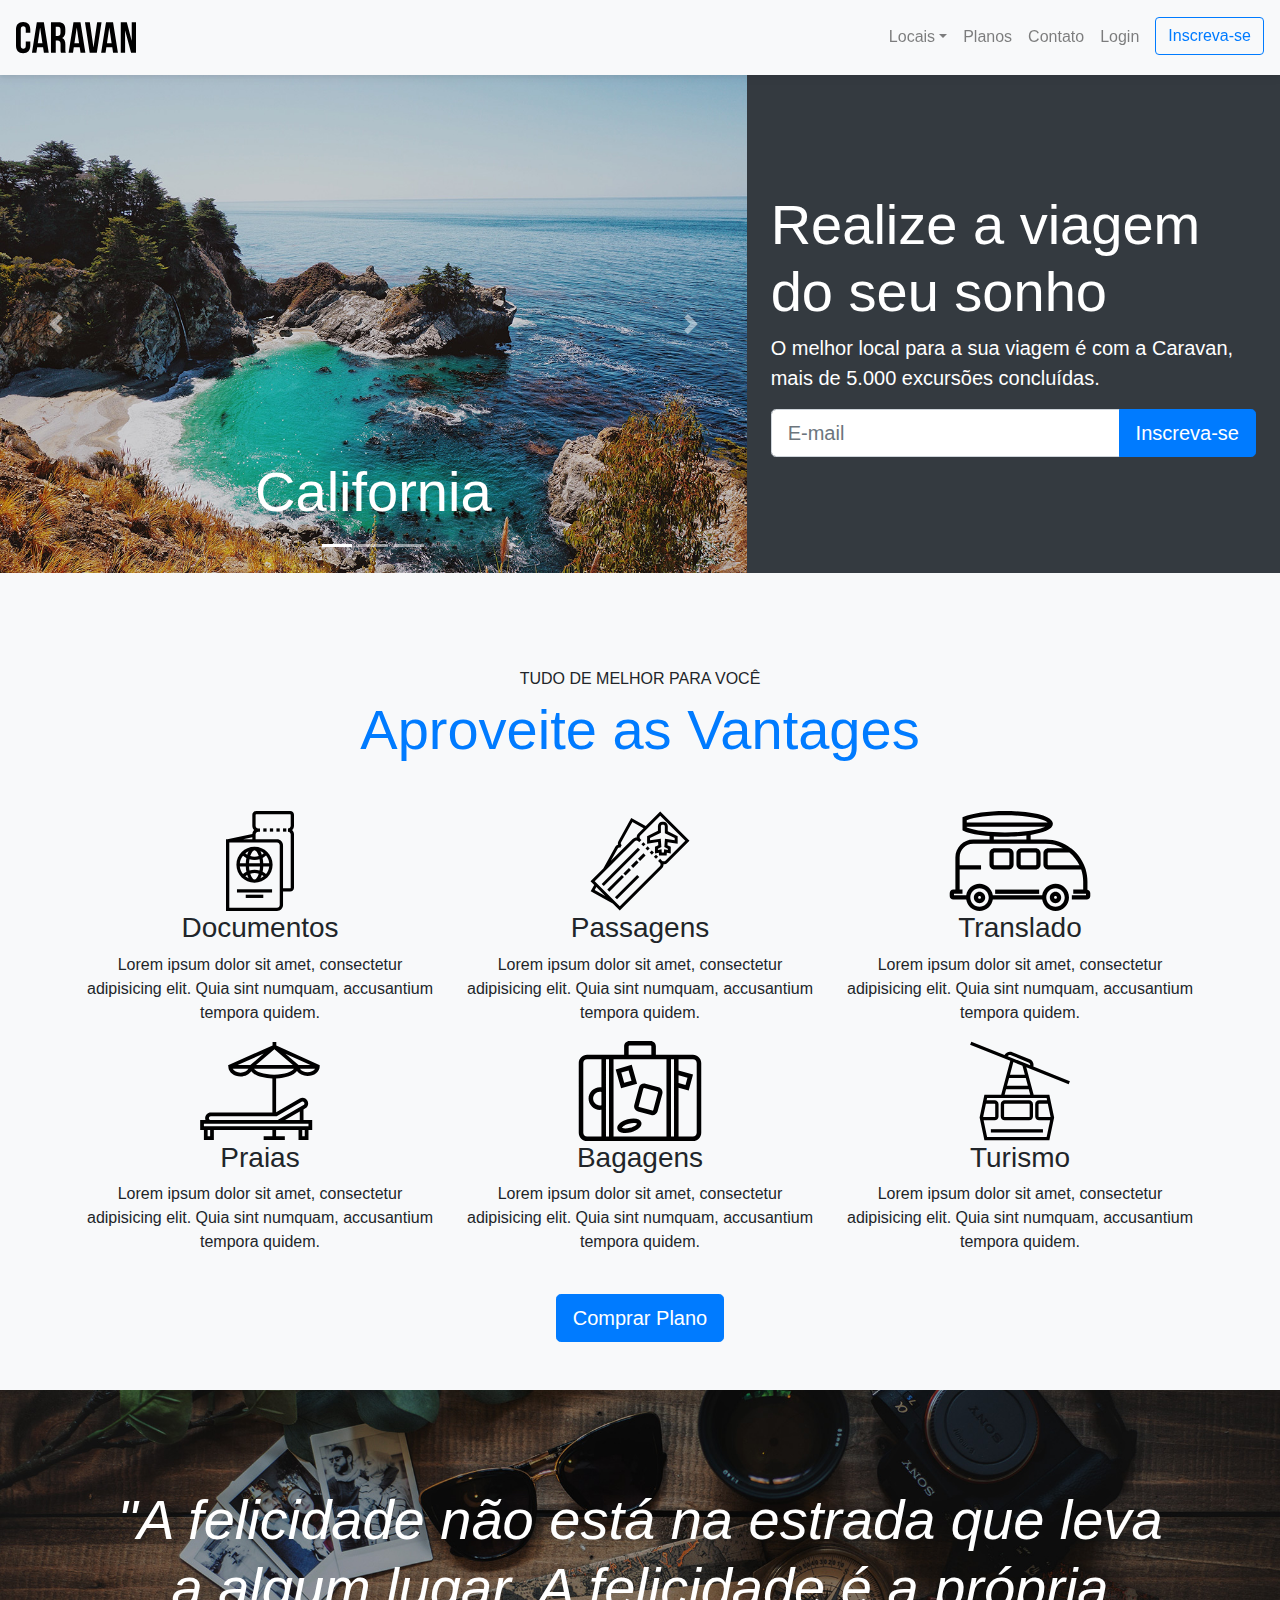
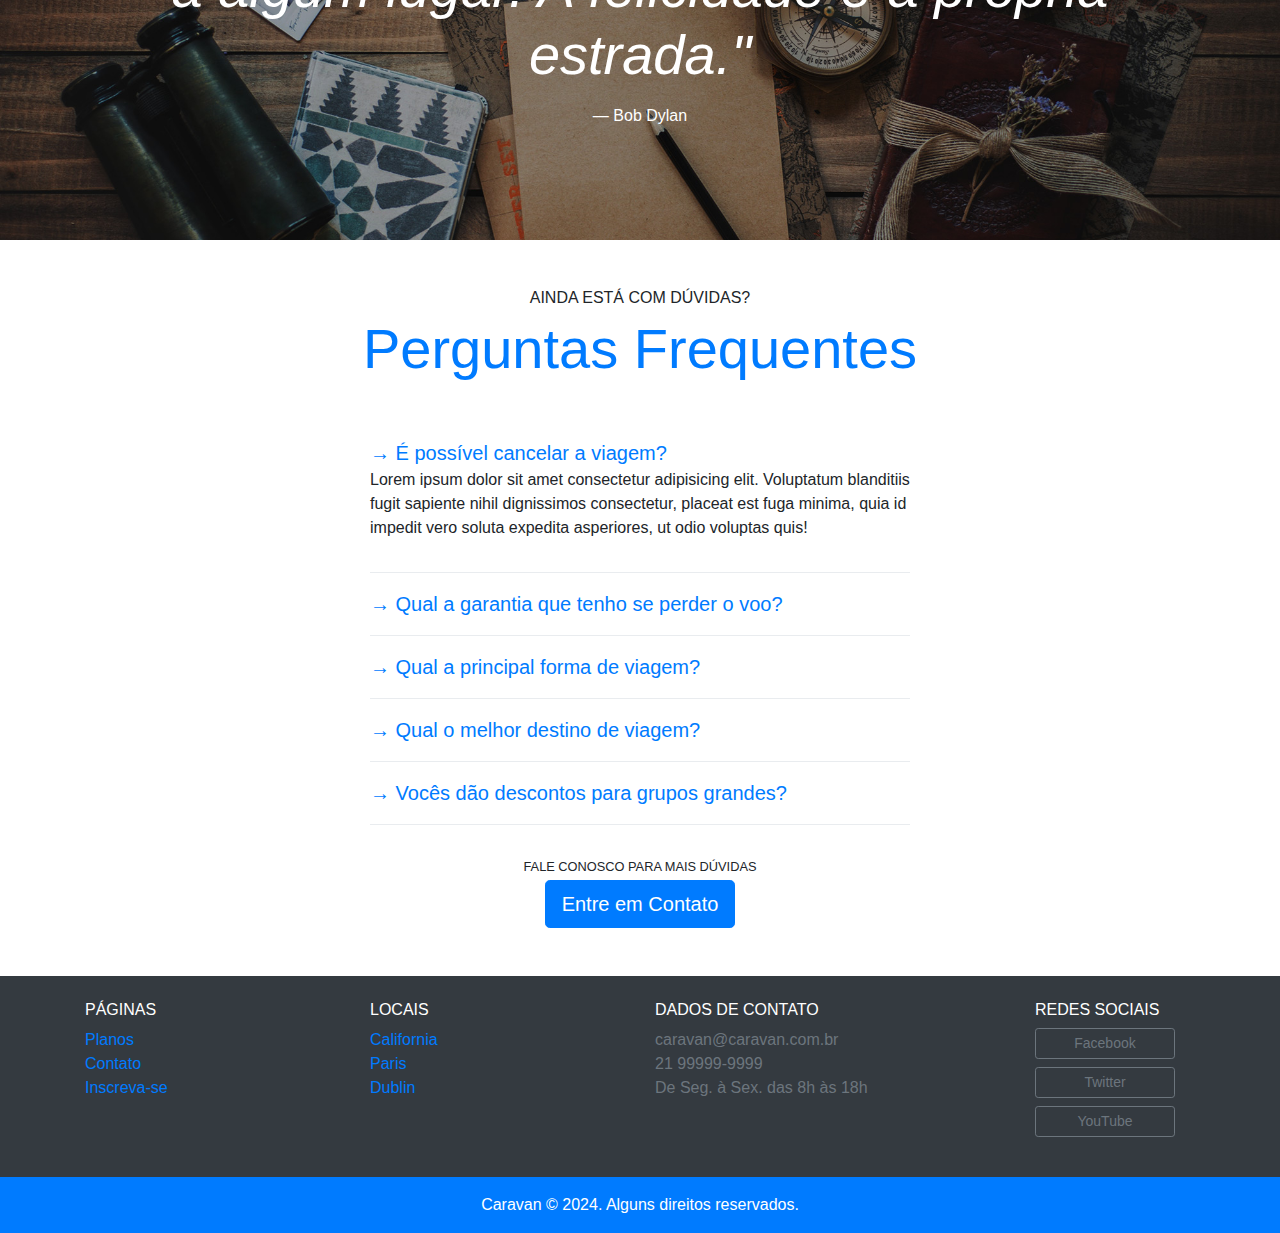
<file: index.html>
<!DOCTYPE html>
<html lang="pt-br">
  <head>
    <meta charset="UTF-8">
    <meta name="viewport" content="width=device-width, initial-scale=1.0, shrink-to-fit=no">
    <link rel="stylesheet" href="./css/bootstrap.css">
    <link rel="stylesheet" href="./css/style.css">
    <title>Caravan</title>
  </head>
  <body>
    <!-- Modal -->
    <div class="modal fade" id="modalLogin" tabindex="-1" aria-labelledby="modalLoginLabel" aria-hidden="true">
      <!-- Dialog -->
      <div class="modal-dialog">
        <div class="modal-content">
          <!-- Modal Header -->
          <div class="modal-header">
            <h5 class="modal-title" id="modalLoginLabel">Entre na sua Conta</h5>

            <button type="button" class="close" data-dismiss="modal" aria-label="Close">
              <span aria-hidden="true">&times;</span>
            </button>
          </div>

          <!-- Modal Body -->
          <div class="modal-body">
            <form action="">
              <div class="form-group">
                <label for="emailInput">E-mail</label>
                <input type="email" class="form-control" id="emailInput" aria-label="E-mail">
              </div>

              <div class="form-group">
                <label for="passwordInput">Senha</label>
                <input type="password" class="form-control" id="passwordInput">
              </div>

              <button type="submit" class="btn btn-primary">Entrar na Conta</button>
              <small class="form-text text-muted">Esqueceu a senha? <a href="#">Clique aqui</a>.</small>
            </form>
          </div>
        </div>
      </div>
    </div>
    <!-- Modal Close -->

    <!-- Nav -->
    <nav class="navbar navbar-expand-md navbar-light bg-light fixed-top py-3 box-shadow">
      <!-- Brand logo -->
      <a href="index.html" class="navbar-brand">
        <img src="./img/caravan.svg" alt="Caravan">
      </a>

      <!-- Toggler -->
      <button class="navbar-toggler" type="button" data-toggle="collapse" data-target="#navbarSupportedContent" aria-controls="navbarSupportedContent" aria-expanded="false" aria-label="Toggle navigation">
        <span class="navbar-toggler-icon"></span>
      </button>

      <div class="collapse navbar-collapse" id="navbarSupportedContent">
        <ul class="navbar-nav ml-auto">
          <!-- Dropdown -->
          <li class="nav-item dropdown">
            <a class="nav-link dropdown-toggle" href="#" id="dropdownMenuLink" role="button" data-toggle="dropdown" aria-haspopup="true" aria-expanded="false"">Locais</a>

            <div class="dropdown-menu" aria-labelledby="dropdownMenuLink">
              <a class="dropdown-item" href="local.html">California</a>
              <a class="dropdown-item" href="local.html">Paris</a>
              <a class="dropdown-item" href="local.html">Dublin</a>
            </div>
          </li>

          <li class="nav-item">
            <a href="planos.html" class="nav-link">Planos</a>
          </li>

          <li class="nav-item">
            <a href="contato.html" class="nav-link">Contato</a>
          </li>

          <li class="nav-item">
            <a href="#" class="nav-link" data-toggle="modal" data-target="#modalLogin">Login</a>
          </li>

          <!-- Subscribe button -->
          <li class="nav-item">
            <a href="inscricao.html" class="btn btn-outline-primary ml-md-2">Inscreva-se</a>
          </li>
        </ul>
      </div>
    </nav>
    <!-- Nav End -->

    <section class="container-fluid">
      <div class="row bg-dark text-white">
        <!-- Carousel -->
        <div class="col-lg-7 p-0">
          <div id="carouselCidades" class="carousel slide" data-ride="carousel">
            <!-- Indicators -->
            <ol class="carousel-indicators">
              <li data-target="#carouselCidades" data-slide-to="0" class="active"></li>
              <li data-target="#carouselCidades" data-slide-to="1"></li>
              <li data-target="#carouselCidades" data-slide-to="2"></li>
            </ol>

            <!-- Content -->
            <div class="carousel-inner">
              <div class="carousel-item active">
                <img class="d-block w-100" src="./img/california.jpg" alt="California">
                <div class="carousel-caption">
                  <h3 class="display-4">California</h3>
                </div>
              </div>
              <div class="carousel-item">
                <img class="d-block w-100" src="./img/paris.jpg" alt="Paris">
                <div class="carousel-caption">
                  <h3 class="display-4">Paris</h3>
                </div>
              </div>
              <div class="carousel-item">
                <img class="d-block w-100" src="./img/dublin.jpg" alt="Dublin">
                <div class="carousel-caption">
                  <h3 class="display-4">Dublin</h3>
                </div>
              </div>
            </div>

            <!-- Buttons -->
            <a class="carousel-control-prev" href="#carouselCidades" role="button" data-slide="prev">
              <span class="carousel-control-prev-icon" aria-hidden="true"></span>
              <span class="sr-only">Anterior</span>
            </a>
            <a class="carousel-control-next" href="#carouselCidades" role="button" data-slide="next">
              <span class="carousel-control-next-icon" aria-hidden="true"></span>
              <span class="sr-only">Próximo</span>
            </a>
          </div>          
        </div>

        <!-- Text with form -->
        <div class="col-lg-5 p-4 align-self-center">
          <h1 class="display-4">Realize a viagem do seu sonho</h1>

          <p class="lead">O melhor local para a sua viagem é com a Caravan, mais de 5.000 excursões concluídas.</p>

          <form action="">
            <div class="input-group input-group-lg">
              <input type="text" class="form-control" placeholder="E-mail" aria-label="E-mail" aria-describedby="basic-addon2">

              <div class="input-group-append">
                <button class="btn btn-primary" type="button">Inscreva-se</button>
              </div>
            </div>
          </form>
        </div>
      </div>
    </section>

    <section class="py-5 bg-light text-center">
      <div class="container">
        <!-- Title -->
        <div class="my-5">
          <span class="h6 d-block">TUDO DE MELHOR PARA VOCÊ</span>
          <h2 class="display-4 text-primary">Aproveite as Vantages</h2>
        </div>

        <!-- Topics -->
        <div class="row">
          <div class="col-xl-4 col-md-6">
            <div style="height: 100px;" class="d-flex justify-content-center">
              <img src="./img/icones/passaporte.svg" alt="Passaporte">
            </div>
            <h3>Documentos</h3>
            <p>Lorem ipsum dolor sit amet, consectetur adipisicing elit. Quia sint numquam, accusantium tempora quidem.</p>
          </div>

          <div class="col-xl-4 col-md-6">
            <div style="height: 100px;" class="d-flex justify-content-center">
              <img src="./img/icones/passagens.svg" alt="Passagens">
            </div>
            <h3>Passagens</h3>
            <p>Lorem ipsum dolor sit amet, consectetur adipisicing elit. Quia sint numquam, accusantium tempora quidem.</p>
          </div>

          <div class="col-xl-4 col-md-6">
            <div style="height: 100px;" class="d-flex justify-content-center">
              <img src="./img/icones/translado.svg" alt="Translado">
            </div>
            <h3>Translado</h3>
            <p>Lorem ipsum dolor sit amet, consectetur adipisicing elit. Quia sint numquam, accusantium tempora quidem.</p>
          </div>

          <div class="col-xl-4 col-md-6">
            <div style="height: 100px;" class="d-flex justify-content-center">
              <img src="./img/icones/praias.svg" alt="Praias">
            </div>
            <h3>Praias</h3>
            <p>Lorem ipsum dolor sit amet, consectetur adipisicing elit. Quia sint numquam, accusantium tempora quidem.</p>
          </div>

          <div class="col-xl-4 col-md-6">
            <div style="height: 100px;" class="d-flex justify-content-center">
              <img src="./img/icones/bagagens.svg" alt="Bagagens">
            </div>
            <h3>Bagagens</h3>
            <p>Lorem ipsum dolor sit amet, consectetur adipisicing elit. Quia sint numquam, accusantium tempora quidem.</p>
          </div>

          <div class="col-xl-4 col-md-6">
            <div style="height: 100px;" class="d-flex justify-content-center">
              <img src="./img/icones/turismo.svg" alt="Turismo">
            </div>
            <h3>Turismo</h3>
            <p>Lorem ipsum dolor sit amet, consectetur adipisicing elit. Quia sint numquam, accusantium tempora quidem.</p>
          </div>
        </div>

        <a href="planos.html" class="btn btn-primary btn-lg mt-4">Comprar Plano</a>
      </div>
    </section>

    <!-- Quote -->
    <section id="home-quote" class="p-md-5">
      <blockquote class="blockquote text-center text-white p-md-5 p-3">
        <p class="display-4"><em>"A felicidade não está na estrada que leva a algum lugar. A felicidade é a própria estrada."</em></p>
        <footer class="blockquote-footer text-white">Bob Dylan</footer>
      </blockquote>
    </section>

    <section class="container">
      <!-- Title -->
      <div class="my-5 text-center">
        <span class="h6 d-block">AINDA ESTÁ COM DÚVIDAS?</span>
        <h2 class="display-4 text-primary">Perguntas Frequentes</h2>
      </div>

      <!-- Collapse Accordion -->
      <div class="row justify-content-center">
        <div class="col-md-6" id="perguntasFrequentes" data-children=".pergunta">
          <!-- Items -->
          <div class="pergunta py-2">
            <a class="lead" data-toggle="collapse" href="#pergunta1" aria-expanded="true" aria-controls="pergunta1">
              → É possível cancelar a viagem?
            </a>
            <div id="pergunta1" class="collapse show" data-parent="#perguntasFrequentes" role="tabpanel">
              <p>Lorem ipsum dolor sit amet consectetur adipisicing elit. Voluptatum blanditiis fugit sapiente nihil dignissimos consectetur, placeat est fuga minima, quia id impedit vero soluta expedita asperiores, ut odio voluptas quis!</p>
            </div>
          </div>

          <div class="dropdown-divider"></div>

          <div class="pergunta py-2">
            <a class="lead" data-toggle="collapse" href="#pergunta2" aria-expanded="true" aria-controls="pergunta2">
              → Qual a garantia que tenho se perder o voo?
            </a>
            <div id="pergunta2" class="collapse" data-parent="#perguntasFrequentes" role="tabpanel">
              <p>Lorem ipsum dolor sit amet consectetur adipisicing elit. Voluptatum blanditiis fugit sapiente nihil dignissimos consectetur, placeat est fuga minima, quia id impedit vero soluta expedita asperiores, ut odio voluptas quis!</p>
            </div>
          </div>

          <div class="dropdown-divider"></div>

          <div class="pergunta py-2">
            <a class="lead" data-toggle="collapse" href="#pergunta3" aria-expanded="true" aria-controls="pergunta3">
              → Qual a principal forma de viagem?
            </a>
            <div id="pergunta3" class="collapse" data-parent="#perguntasFrequentes" role="tabpanel">
              <p>Lorem ipsum dolor sit amet consectetur adipisicing elit. Voluptatum blanditiis fugit sapiente nihil dignissimos consectetur, placeat est fuga minima, quia id impedit vero soluta expedita asperiores, ut odio voluptas quis!</p>
            </div>
          </div>

          <div class="dropdown-divider"></div>

          <div class="pergunta py-2">
            <a class="lead" data-toggle="collapse" href="#pergunta4" aria-expanded="true" aria-controls="pergunta4">
              → Qual o melhor destino de viagem?
            </a>
            <div id="pergunta4" class="collapse" data-parent="#perguntasFrequentes" role="tabpanel">
              <p>Lorem ipsum dolor sit amet consectetur adipisicing elit. Voluptatum blanditiis fugit sapiente nihil dignissimos consectetur, placeat est fuga minima, quia id impedit vero soluta expedita asperiores, ut odio voluptas quis!</p>
            </div>
          </div>

          <div class="dropdown-divider"></div>

          <div class="pergunta py-2">
            <a class="lead" data-toggle="collapse" href="#pergunta5" aria-expanded="true" aria-controls="pergunta5">
              → Vocês dão descontos para grupos grandes?
            </a>
            <div id="pergunta5" class="collapse" data-parent="#perguntasFrequentes" role="tabpanel">
              <p>Lorem ipsum dolor sit amet consectetur adipisicing elit. Voluptatum blanditiis fugit sapiente nihil dignissimos consectetur, placeat est fuga minima, quia id impedit vero soluta expedita asperiores, ut odio voluptas quis!</p>
            </div>
          </div>

          <div class="dropdown-divider"></div>
        </div>
      </div>

      <div class="text-center my-4">
        <p class="small m-1">FALE CONOSCO PARA MAIS DÚVIDAS</p>
        <a class="btn btn-primary btn-lg display-4" href="contato.html">Entre em Contato</a>
      </div>
    </section>

    <!-- Footer -->
    <footer class="bg-dark text-white mt-5">
      <div class="container py-4">
        <div class="row">
          <div class="col-md-3 col-6">
            <h4 class="h6">PÁGINAS</h4>
            <ul class="list-unstyled">
              <li><a href="planos.html">Planos</a></li>
              <li><a href="contato.html">Contato</a></li>
              <li><a href="inscricao.html">Inscreva-se</a></li>
            </ul>
          </div>

          <div class="col-md-3 col-6">
            <h4 class="h6">LOCAIS</h4>
            <ul class="list-unstyled">
              <li><a href="local.html">California</a></li>
              <li><a href="local.html">Paris</a></li>
              <li><a href="local.html">Dublin</a></li>
            </ul>
          </div>

          <div class="col-md-4">
            <h4 class="h6">DADOS DE CONTATO</h4>
            <ul class="list-unstyled text-secondary">
              <li>caravan@caravan.com.br</li>
              <li>21 99999-9999</li>
              <li>De Seg. à Sex. das 8h às 18h</li>
            </ul>
          </div>

          <div class="col-md-2">
            <h4 class="h6">REDES SOCIAIS</h4>
            <ul class="list-unstyled">
              <li><a class="btn btn-outline-secondary btn-sm btn-block mb-2" href="#" style="max-width: 140px;">Facebook</a></li>
              <li><a class="btn btn-outline-secondary btn-sm btn-block mb-2" href="#" style="max-width: 140px;">Twitter</a></li>
              <li><a class="btn btn-outline-secondary btn-sm btn-block mb-2" href="#" style="max-width: 140px;">YouTube</a></li>
            </ul>
          </div>
        </div>
      </div>

      <div class="bg-primary py-3 text-center">
        <p class="text-white mb-0">Caravan © 2024. Alguns direitos reservados.</p>
      </div>
    </footer>
    <!-- Footer End -->

    <script type="text/javascript" src="./js/jquery-3.2.1.slim.min.js"></script>
    <script type="text/javascript" src="./js/popper.min.js"></script>
    <script type="text/javascript" src="./js/bootstrap.js"></script>
    <script type="text/javascript" src="./js/app.js"></script>
  </body>
</html>
</file>
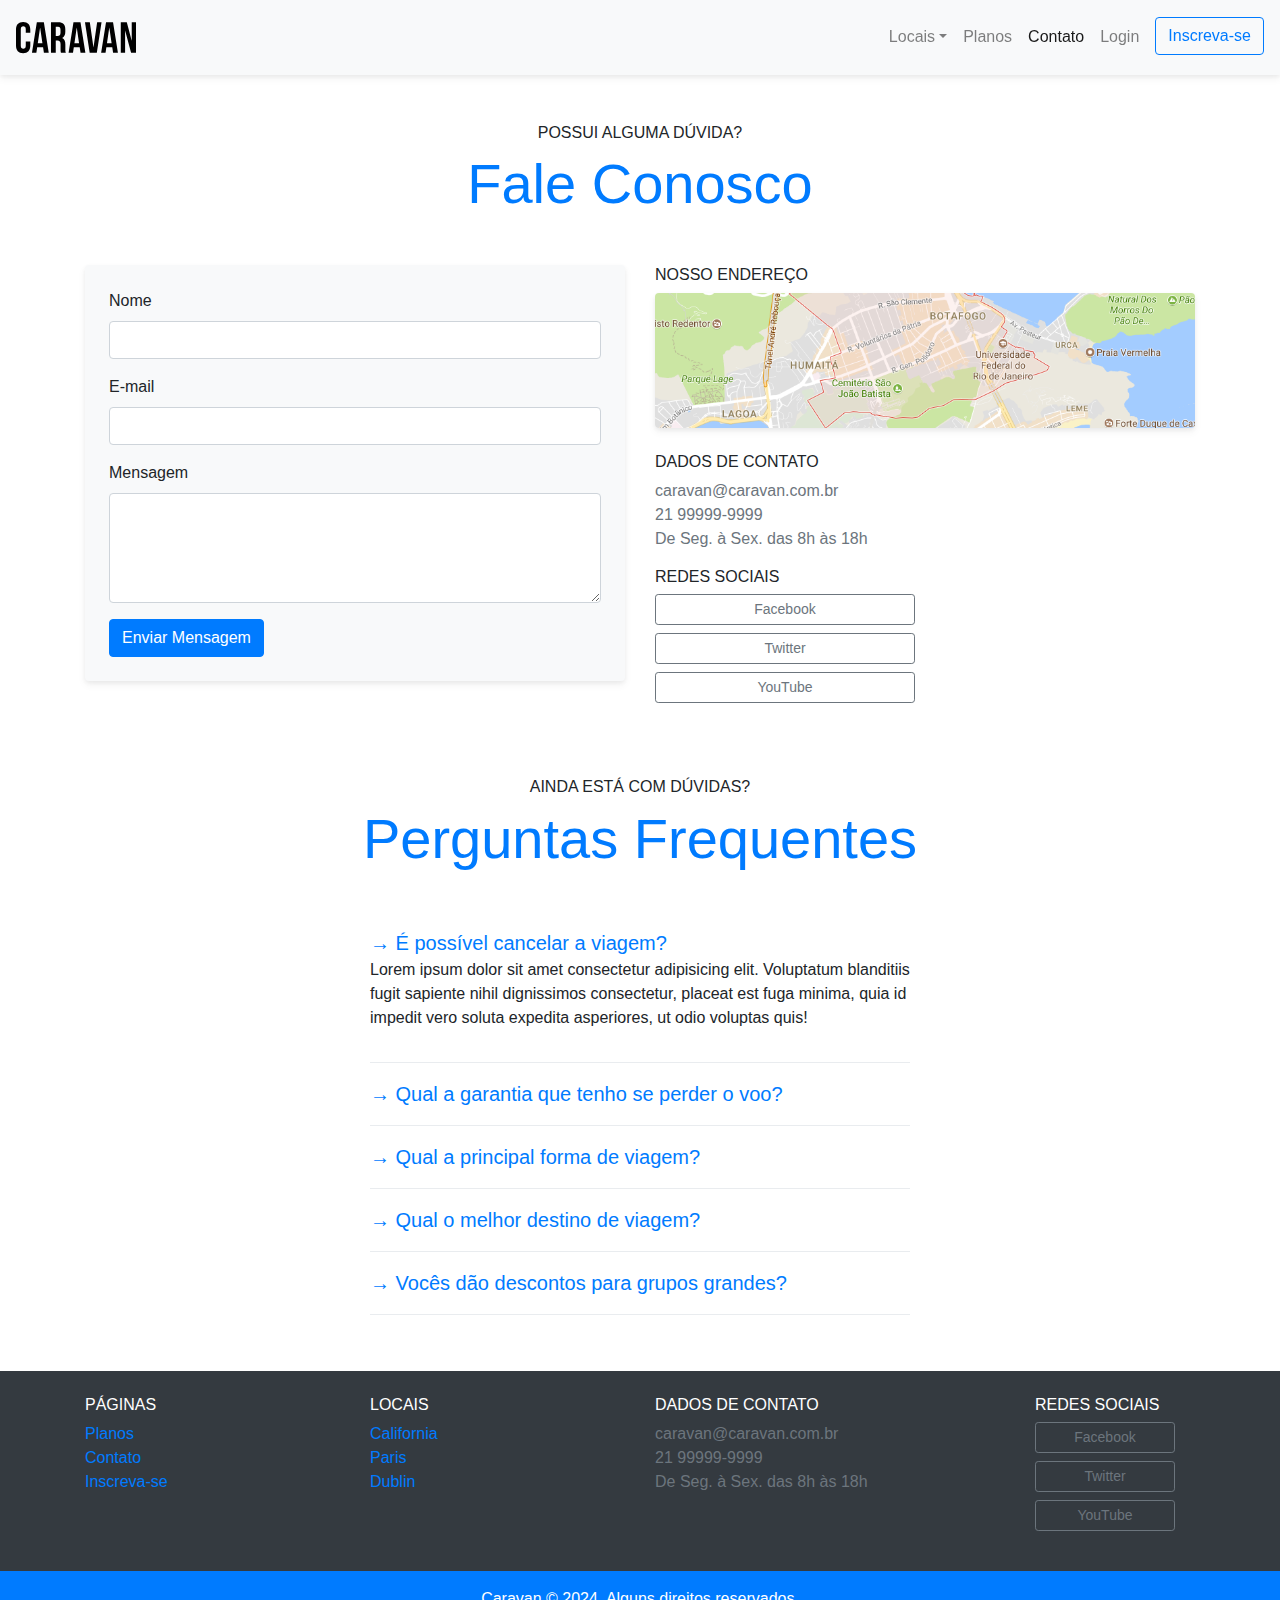
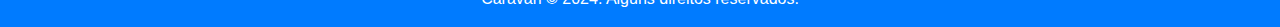
<file: contato.html>
<!DOCTYPE html>
<html lang="pt-br">
  <head>
    <meta charset="UTF-8">
    <meta name="viewport" content="width=device-width, initial-scale=1.0, shrink-to-fit=no">
    <link rel="stylesheet" href="./css/bootstrap.css">
    <link rel="stylesheet" href="./css/style.css">
    <title>Caravan - Contato</title>
  </head>
  <body>
    <!-- Modal -->
    <div class="modal fade" id="modalLogin" tabindex="-1" aria-labelledby="modalLoginLabel" aria-hidden="true">
      <!-- Dialog -->
      <div class="modal-dialog">
        <div class="modal-content">
          <!-- Modal Header -->
          <div class="modal-header">
            <h5 class="modal-title" id="modalLoginLabel">Entre na sua Conta</h5>

            <button type="button" class="close" data-dismiss="modal" aria-label="Close">
              <span aria-hidden="true">&times;</span>
            </button>
          </div>

          <!-- Modal Body -->
          <div class="modal-body">
            <form action="">
              <div class="form-group">
                <label for="emailInput">E-mail</label>
                <input type="email" class="form-control" id="emailInput" aria-label="E-mail">
              </div>

              <div class="form-group">
                <label for="passwordInput">Senha</label>
                <input type="password" class="form-control" id="passwordInput">
              </div>

              <button type="submit" class="btn btn-primary">Entrar na Conta</button>
              <small class="form-text text-muted">Esqueceu a senha? <a href="#">Clique aqui</a>.</small>
            </form>
          </div>
        </div>
      </div>
    </div>
    <!-- Modal Close -->

    <!-- Nav -->
    <nav class="navbar navbar-expand-md navbar-light bg-light fixed-top py-3 box-shadow">
      <!-- Brand logo -->
      <a href="index.html" class="navbar-brand">
        <img src="./img/caravan.svg" alt="Caravan">
      </a>

      <!-- Toggler -->
      <button class="navbar-toggler" type="button" data-toggle="collapse" data-target="#navbarSupportedContent" aria-controls="navbarSupportedContent" aria-expanded="false" aria-label="Toggle navigation">
        <span class="navbar-toggler-icon"></span>
      </button>

      <div class="collapse navbar-collapse" id="navbarSupportedContent">
        <ul class="navbar-nav ml-auto">
          <!-- Dropdown -->
          <li class="nav-item dropdown">
            <a class="nav-link dropdown-toggle" href="#" id="dropdownMenuLink" role="button" data-toggle="dropdown" aria-haspopup="true" aria-expanded="false"">Locais</a>

            <div class="dropdown-menu" aria-labelledby="dropdownMenuLink">
              <a class="dropdown-item" href="local.html">California</a>
              <a class="dropdown-item" href="local.html">Paris</a>
              <a class="dropdown-item" href="local.html">Dublin</a>
            </div>
          </li>

          <li class="nav-item">
            <a href="planos.html" class="nav-link">Planos</a>
          </li>

          <li class="nav-item">
            <a href="contato.html" class="nav-link active">Contato</a>
          </li>

          <li class="nav-item">
            <a href="#" class="nav-link" data-toggle="modal" data-target="#modalLogin">Login</a>
          </li>

          <!-- Subscribe button -->
          <li class="nav-item">
            <a href="inscricao.html" class="btn btn-outline-primary ml-md-2">Inscreva-se</a>
          </li>
        </ul>
      </div>
    </nav>
    <!-- Nav End -->

    <section class="container">
      <!-- Title -->
      <div class="my-5 text-center">
        <span class="h6 d-block">POSSUI ALGUMA DÚVIDA?</span>
        <h1 class="display-4 text-primary">Fale Conosco</h1>
      </div>

      <div class="row">
        <!-- Form -->
        <div class="col-lg mb-5">
          <form class="bg-light rounded p-4 box-shadow">
            <div class="form-group">
              <label for="clienteNome">Nome</label>
              <input type="text" class="form-control" id="clienteNome">
            </div>

            <div class="form-group">
              <label for="clienteEmail">E-mail</label>
              <input type="email" class="form-control" id="clienteEmail">
            </div>

            <div class="form-group">
              <label for="clienteMensagem">Mensagem</label>
              <textarea class="form-control" id="clienteMensagem" rows="4"></textarea>
            </div>

            <a href="#" class="btn btn-primary btn-small">Enviar Mensagem</a>
          </form>
        </div>

        <!-- Contact -->
        <div class="col-lg">
          <h2 class="h6">NOSSO ENDEREÇO</h2>
          <a href="#">
            <img class="img-fluid box-shadow rounded mb-4" src="./img/mapa.png" alt="Endereço da Empresa">
          </a>

          <h2 class="h6">DADOS DE CONTATO</h2>
          <ul class="list-unstyled text-secondary">
            <li>caravan@caravan.com.br</li>
            <li>21 99999-9999</li>
            <li>De Seg. à Sex. das 8h às 18h</li>
          </ul>

          <h2 class="h6">REDES SOCIAIS</h2>
          <ul class="list-unstyled" style="max-width: 260px;">
            <li><a class="btn btn-outline-secondary btn-sm btn-block mb-2" href="#">Facebook</a></li>
            <li><a class="btn btn-outline-secondary btn-sm btn-block mb-2" href="#">Twitter</a></li>
            <li><a class="btn btn-outline-secondary btn-sm btn-block mb-2" href="#">YouTube</a></li>
          </ul>
        </div>
      </div>
    </section>

    <section class="container">
      <!-- Title -->
      <div class="my-5 text-center">
        <span class="h6 d-block">AINDA ESTÁ COM DÚVIDAS?</span>
        <h2 class="display-4 text-primary">Perguntas Frequentes</h2>
      </div>

      <!-- Collapse Accordion -->
      <div class="row justify-content-center">
        <div class="col-md-6" id="perguntasFrequentes" data-children=".pergunta">
          <!-- Items -->
          <div class="pergunta py-2">
            <a class="lead" data-toggle="collapse" href="#pergunta1" aria-expanded="true" aria-controls="pergunta1">
              → É possível cancelar a viagem?
            </a>
            <div id="pergunta1" class="collapse show" data-parent="#perguntasFrequentes" role="tabpanel">
              <p>Lorem ipsum dolor sit amet consectetur adipisicing elit. Voluptatum blanditiis fugit sapiente nihil dignissimos consectetur, placeat est fuga minima, quia id impedit vero soluta expedita asperiores, ut odio voluptas quis!</p>
            </div>
          </div>

          <div class="dropdown-divider"></div>

          <div class="pergunta py-2">
            <a class="lead" data-toggle="collapse" href="#pergunta2" aria-expanded="true" aria-controls="pergunta2">
              → Qual a garantia que tenho se perder o voo?
            </a>
            <div id="pergunta2" class="collapse" data-parent="#perguntasFrequentes" role="tabpanel">
              <p>Lorem ipsum dolor sit amet consectetur adipisicing elit. Voluptatum blanditiis fugit sapiente nihil dignissimos consectetur, placeat est fuga minima, quia id impedit vero soluta expedita asperiores, ut odio voluptas quis!</p>
            </div>
          </div>

          <div class="dropdown-divider"></div>

          <div class="pergunta py-2">
            <a class="lead" data-toggle="collapse" href="#pergunta3" aria-expanded="true" aria-controls="pergunta3">
              → Qual a principal forma de viagem?
            </a>
            <div id="pergunta3" class="collapse" data-parent="#perguntasFrequentes" role="tabpanel">
              <p>Lorem ipsum dolor sit amet consectetur adipisicing elit. Voluptatum blanditiis fugit sapiente nihil dignissimos consectetur, placeat est fuga minima, quia id impedit vero soluta expedita asperiores, ut odio voluptas quis!</p>
            </div>
          </div>

          <div class="dropdown-divider"></div>

          <div class="pergunta py-2">
            <a class="lead" data-toggle="collapse" href="#pergunta4" aria-expanded="true" aria-controls="pergunta4">
              → Qual o melhor destino de viagem?
            </a>
            <div id="pergunta4" class="collapse" data-parent="#perguntasFrequentes" role="tabpanel">
              <p>Lorem ipsum dolor sit amet consectetur adipisicing elit. Voluptatum blanditiis fugit sapiente nihil dignissimos consectetur, placeat est fuga minima, quia id impedit vero soluta expedita asperiores, ut odio voluptas quis!</p>
            </div>
          </div>

          <div class="dropdown-divider"></div>

          <div class="pergunta py-2">
            <a class="lead" data-toggle="collapse" href="#pergunta5" aria-expanded="true" aria-controls="pergunta5">
              → Vocês dão descontos para grupos grandes?
            </a>
            <div id="pergunta5" class="collapse" data-parent="#perguntasFrequentes" role="tabpanel">
              <p>Lorem ipsum dolor sit amet consectetur adipisicing elit. Voluptatum blanditiis fugit sapiente nihil dignissimos consectetur, placeat est fuga minima, quia id impedit vero soluta expedita asperiores, ut odio voluptas quis!</p>
            </div>
          </div>

          <div class="dropdown-divider"></div>
        </div>
      </div>
    </section>

    <!-- Footer -->
    <footer class="bg-dark text-white mt-5">
      <div class="container py-4">
        <div class="row">
          <div class="col-md-3 col-6">
            <h4 class="h6">PÁGINAS</h4>
            <ul class="list-unstyled">
              <li><a href="planos.html">Planos</a></li>
              <li><a href="contato.html">Contato</a></li>
              <li><a href="inscricao.html">Inscreva-se</a></li>
            </ul>
          </div>

          <div class="col-md-3 col-6">
            <h4 class="h6">LOCAIS</h4>
            <ul class="list-unstyled">
              <li><a href="local.html">California</a></li>
              <li><a href="local.html">Paris</a></li>
              <li><a href="local.html">Dublin</a></li>
            </ul>
          </div>

          <div class="col-md-4">
            <h4 class="h6">DADOS DE CONTATO</h4>
            <ul class="list-unstyled text-secondary">
              <li>caravan@caravan.com.br</li>
              <li>21 99999-9999</li>
              <li>De Seg. à Sex. das 8h às 18h</li>
            </ul>
          </div>

          <div class="col-md-2">
            <h4 class="h6">REDES SOCIAIS</h4>
            <ul class="list-unstyled" style="max-width: 140px;">
              <li><a class="btn btn-outline-secondary btn-sm btn-block mb-2" href="#">Facebook</a></li>
              <li><a class="btn btn-outline-secondary btn-sm btn-block mb-2" href="#">Twitter</a></li>
              <li><a class="btn btn-outline-secondary btn-sm btn-block mb-2" href="#">YouTube</a></li>
            </ul>
          </div>
        </div>
      </div>

      <div class="bg-primary py-3 text-center">
        <p class="text-white mb-0">Caravan © 2024. Alguns direitos reservados.</p>
      </div>
    </footer>
    <!-- Footer End -->

    <script type="text/javascript" src="./js/jquery-3.2.1.slim.min.js"></script>
    <script type="text/javascript" src="./js/popper.min.js"></script>
    <script type="text/javascript" src="./js/bootstrap.js"></script>
    <script type="text/javascript" src="./js/app.js"></script>
  </body>
</html>
</file>
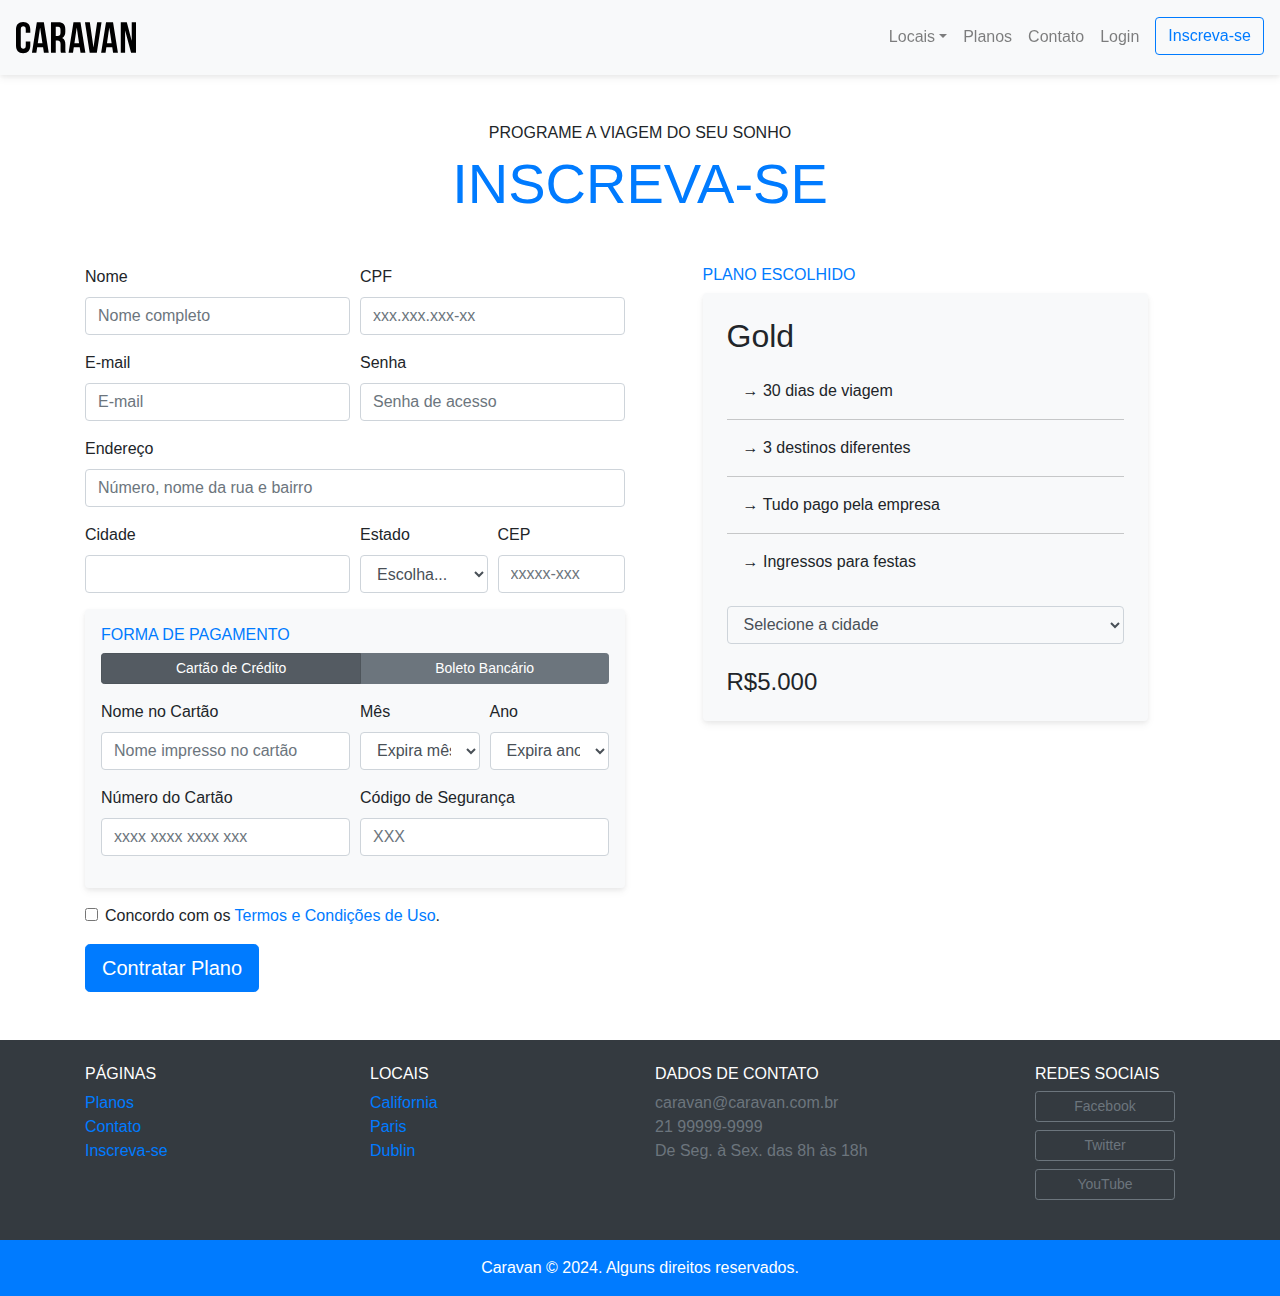
<file: inscricao.html>
<!DOCTYPE html>
<html lang="pt-br">
  <head>
    <meta charset="UTF-8">
    <meta name="viewport" content="width=device-width, initial-scale=1.0, shrink-to-fit=no">
    <link rel="stylesheet" href="./css/bootstrap.css">
    <link rel="stylesheet" href="./css/style.css">
    <title>Caravan - Inscrição</title>
  </head>
  <body>
    <!-- Modal -->
    <div class="modal fade" id="modalLogin" tabindex="-1" aria-labelledby="modalLoginLabel" aria-hidden="true">
      <!-- Dialog -->
      <div class="modal-dialog">
        <div class="modal-content">
          <!-- Modal Header -->
          <div class="modal-header">
            <h5 class="modal-title" id="modalLoginLabel">Entre na sua Conta</h5>

            <button type="button" class="close" data-dismiss="modal" aria-label="Close">
              <span aria-hidden="true">&times;</span>
            </button>
          </div>

          <!-- Modal Body -->
          <div class="modal-body">
            <form action="">
              <div class="form-group">
                <label for="emailInput">E-mail</label>
                <input type="email" class="form-control" id="emailInput" aria-label="E-mail">
              </div>

              <div class="form-group">
                <label for="passwordInput">Senha</label>
                <input type="password" class="form-control" id="passwordInput">
              </div>

              <button type="submit" class="btn btn-primary">Entrar na Conta</button>
              <small class="form-text text-muted">Esqueceu a senha? <a href="#">Clique aqui</a>.</small>
            </form>
          </div>
        </div>
      </div>
    </div>
    <!-- Modal Close -->

    <!-- Nav -->
    <nav class="navbar navbar-expand-md navbar-light bg-light fixed-top py-3 box-shadow">
      <!-- Brand logo -->
      <a href="index.html" class="navbar-brand">
        <img src="./img/caravan.svg" alt="Caravan">
      </a>

      <!-- Toggler -->
      <button class="navbar-toggler" type="button" data-toggle="collapse" data-target="#navbarSupportedContent" aria-controls="navbarSupportedContent" aria-expanded="false" aria-label="Toggle navigation">
        <span class="navbar-toggler-icon"></span>
      </button>

      <div class="collapse navbar-collapse" id="navbarSupportedContent">
        <ul class="navbar-nav ml-auto">
          <!-- Dropdown -->
          <li class="nav-item dropdown">
            <a class="nav-link dropdown-toggle" href="#" id="dropdownMenuLink" role="button" data-toggle="dropdown" aria-haspopup="true" aria-expanded="false"">Locais</a>

            <div class="dropdown-menu" aria-labelledby="dropdownMenuLink">
              <a class="dropdown-item" href="local.html">California</a>
              <a class="dropdown-item" href="local.html">Paris</a>
              <a class="dropdown-item" href="local.html">Dublin</a>
            </div>
          </li>

          <li class="nav-item">
            <a href="planos.html" class="nav-link">Planos</a>
          </li>

          <li class="nav-item">
            <a href="contato.html" class="nav-link">Contato</a>
          </li>

          <li class="nav-item">
            <a href="#" class="nav-link" data-toggle="modal" data-target="#modalLogin">Login</a>
          </li>

          <!-- Subscribe button -->
          <li class="nav-item">
            <a href="inscricao.html" class="btn btn-outline-primary ml-md-2">Inscreva-se</a>
          </li>
        </ul>
      </div>
    </nav>
    <!-- Nav End -->

    <section class="container">
      <!-- Title -->
      <div class="my-5 text-center">
        <span class="h6 d-block">PROGRAME A VIAGEM DO SEU SONHO</span>
        <h1 class="display-4 text-primary">INSCREVA-SE</h1>
      </div>

      <div class="row">
        <!-- Form -->
        <form class="col-lg-6">
          <!-- Row 1 -->
          <div class="form-row">
            <div class="form-group col-md-6">
              <label for="inputNome">Nome</label>
              <input type="text" class="form-control" id="inputNome" placeholder="Nome completo">
            </div>

            <div class="form-group col-md-6">
              <label for="inputCpf">CPF</label>
              <input type="text" class="form-control" id="inputCpf" placeholder="xxx.xxx.xxx-xx">
            </div>
          </div>

          <!-- Row 2 -->
          <div class="form-row">
            <div class="form-group col-md-6">
              <label for="inputEmail">E-mail</label>
              <input type="text" class="form-control" id="inputEmail" placeholder="E-mail">
            </div>

            <div class="form-group col-md-6">
              <label for="inputSenha">Senha</label>
              <input type="text" class="form-control" id="inputSenha" placeholder="Senha de acesso">
            </div>
          </div>

          <!-- Row 3 -->
          <div class="form-group">
            <label for="inputEndereco">Endereço</label>
            <input type="text" class="form-control" id="inputEndereco" placeholder="Número, nome da rua e bairro">
          </div>

          <!-- Row 4 -->
          <div class="form-row">
            <div class="form-group col-md-6">
              <label for="inputCidade">Cidade</label>
              <input type="text" class="form-control" id="inputCidade">
            </div>

            <div class="form-group col-md-3 col-6">
              <label for="inputEstado">Estado</label>
              <select name="" class="form-control" id="inputEstado">
                <option selected>Escolha...</option>
                <option>São Paulo</option>
                <option>Rio de Janeiro</option>
                <option>Minas Gerais</option>
                <option>Espírito Santo</option>
                <option>Paraná</option>
              </select>
            </div>

            <div class="form-group col-md-3 col-6">
              <label for="inputCep">CEP</label>
              <input type="text" class="form-control" id="inputCep" placeholder="xxxxx-xxx">
            </div>
          </div>

          <div class="bg-light rounded box-shadow p-3 form-group">
            <h2 class="h6 text-primary">FORMA DE PAGAMENTO</h2>

            <nav class="nav btn-group mb-3" id="formaPagamento" role="tablist">
              <button class="btn btn-secondary btn-sm active" id="nav-cartao-tab" data-toggle="tab" data-target="#nav-cartao" type="button" role="tab" aria-controls="nav-cartao" aria-selected="true">Cartão de Crédito</button>

              <button class="btn btn-secondary btn-sm" id="nav-boleto-tab" data-toggle="tab" data-target="#nav-boleto" type="button" role="tab" aria-controls="nav-boleto" aria-selected="false">Boleto Bancário</button>
            </nav>

            <div class="tab-content" id="formaPagamentoConteudo">
              <!-- Cartao -->
              <div class="tab-pane fade show active" id="nav-cartao" role="tabpanel" aria-labelledby="nav-cartao-tab">
                <!-- Row 1 -->
                <div class="form-row">
                  <div class="form-group col-md-6">
                    <label for="inputCartaoNome">Nome no Cartão</label>
                    <input type="text" class="form-control" id="inputCartaoNome" placeholder="Nome impresso no cartão">
                  </div>

                  <div class="form-group col-md-3 col-6">
                    <label for="inputCartaoMes">Mês</label>
                    <select name="" class="form-control" id="inputCartaoMes">
                      <option selected>Expira mês...</option>
                      <option>01</option>
                      <option>02</option>
                      <option>03</option>
                      <option>04</option>
                      <option>05</option>
                      <option>06</option>
                      <option>07</option>
                      <option>08</option>
                      <option>09</option>
                      <option>10</option>
                      <option>11</option>
                      <option>12</option>
                    </select>
                  </div>

                  <div class="form-group col-md-3 col-6">
                    <label for="inputCartaoAno">Ano</label>
                    <select name="" class="form-control" id="inputCartaoAno">
                      <option selected>Expira ano...</option>
                      <option>2024</option>
                      <option>2025</option>
                      <option>2026</option>
                      <option>2027</option>
                      <option>2028</option>
                      <option>2029</option>
                      <option>2030</option>
                    </select>
                  </div>
                </div>

                <!-- Row 2 -->
                <div class="form-row">
                  <div class="form-group col-6">
                    <label for="inputCartaoNumero">Número do Cartão</label>
                    <input type="text" class="form-control" id="inputCartaoNumero" placeholder="xxxx xxxx xxxx xxx">
                  </div>

                  <div class="form-group col-6">
                    <label for="inputCartaoCodigo">Código de Segurança</label>
                    <input type="text" class="form-control" id="inputCartaoCodigo" placeholder="XXX">
                  </div>
                </div>
              </div>

              <!-- Boleto -->
              <div class="tab-pane fade" id="nav-boleto" role="tabpanel" aria-labelledby="nav-boleto-tab">
                <p class="lead">Clique em contratar plano que enviaremos um boleto para o seu e-mail.</p>
              </div>
            </div>
          </div>

          <!-- Checkbox -->
          <div class="form-check">
            <label class="form-check-label" for="formCheck">
              <input class="form-check-input" type="checkbox" id="formCheck">
              Concordo com os <a href="#">Termos e Condições de Uso</a>.
            </label>
          </div>

          <button type="submit" class="btn btn-primary btn-lg mt-3">Contratar Plano</button>
        </form>

        <div class="col-lg-5 mx-auto mb-5 order-first order-lg-1">
          <h2 class="h6 text-primary">PLANO ESCOLHIDO</h2>
          <div class="bg-light rounded p-4 box-shadow">
            <h2>Gold</h2>

            <ul class="lista-plano list-unstyled">
              <li>→ 30 dias de viagem</li>
              <li>→ 3 destinos diferentes</li>
              <li>→ Tudo pago pela empresa</li>
              <li>→ Ingressos para festas</li>
            </ul>

            <form>
              <div class="form-group">
                <select class="form-control bg-light" id="inputCidades">
                  <option>Selecione a cidade</option>
                  <option>California</option>
                  <option>Paris</option>
                  <option>Dublin</option>
                </select>
              </div>
            </form>

            <div class="row mt-4">
              <div class="col">
                <span class="h4">R$5.000</span>
              </div>
            </div>
          </div>
        </div>
      </div>
    </section>

    <!-- Footer -->
    <footer class="bg-dark text-white mt-5">
      <div class="container py-4">
        <div class="row">
          <div class="col-md-3 col-6">
            <h4 class="h6">PÁGINAS</h4>
            <ul class="list-unstyled">
              <li><a href="planos.html">Planos</a></li>
              <li><a href="contato.html">Contato</a></li>
              <li><a href="inscricao.html">Inscreva-se</a></li>
            </ul>
          </div>

          <div class="col-md-3 col-6">
            <h4 class="h6">LOCAIS</h4>
            <ul class="list-unstyled">
              <li><a href="local.html">California</a></li>
              <li><a href="local.html">Paris</a></li>
              <li><a href="local.html">Dublin</a></li>
            </ul>
          </div>

          <div class="col-md-4">
            <h4 class="h6">DADOS DE CONTATO</h4>
            <ul class="list-unstyled text-secondary">
              <li>caravan@caravan.com.br</li>
              <li>21 99999-9999</li>
              <li>De Seg. à Sex. das 8h às 18h</li>
            </ul>
          </div>

          <div class="col-md-2">
            <h4 class="h6">REDES SOCIAIS</h4>
            <ul class="list-unstyled" style="max-width: 140px;">
              <li><a class="btn btn-outline-secondary btn-sm btn-block mb-2" href="#">Facebook</a></li>
              <li><a class="btn btn-outline-secondary btn-sm btn-block mb-2" href="#">Twitter</a></li>
              <li><a class="btn btn-outline-secondary btn-sm btn-block mb-2" href="#">YouTube</a></li>
            </ul>
          </div>
        </div>
      </div>

      <div class="bg-primary py-3 text-center">
        <p class="text-white mb-0">Caravan © 2024. Alguns direitos reservados.</p>
      </div>
    </footer>
    <!-- Footer End -->

    <script type="text/javascript" src="./js/jquery-3.2.1.slim.min.js"></script>
    <script type="text/javascript" src="./js/popper.min.js"></script>
    <script type="text/javascript" src="./js/bootstrap.js"></script>
    <script type="text/javascript" src="./js/app.js"></script>
  </body>
</html>
</file>
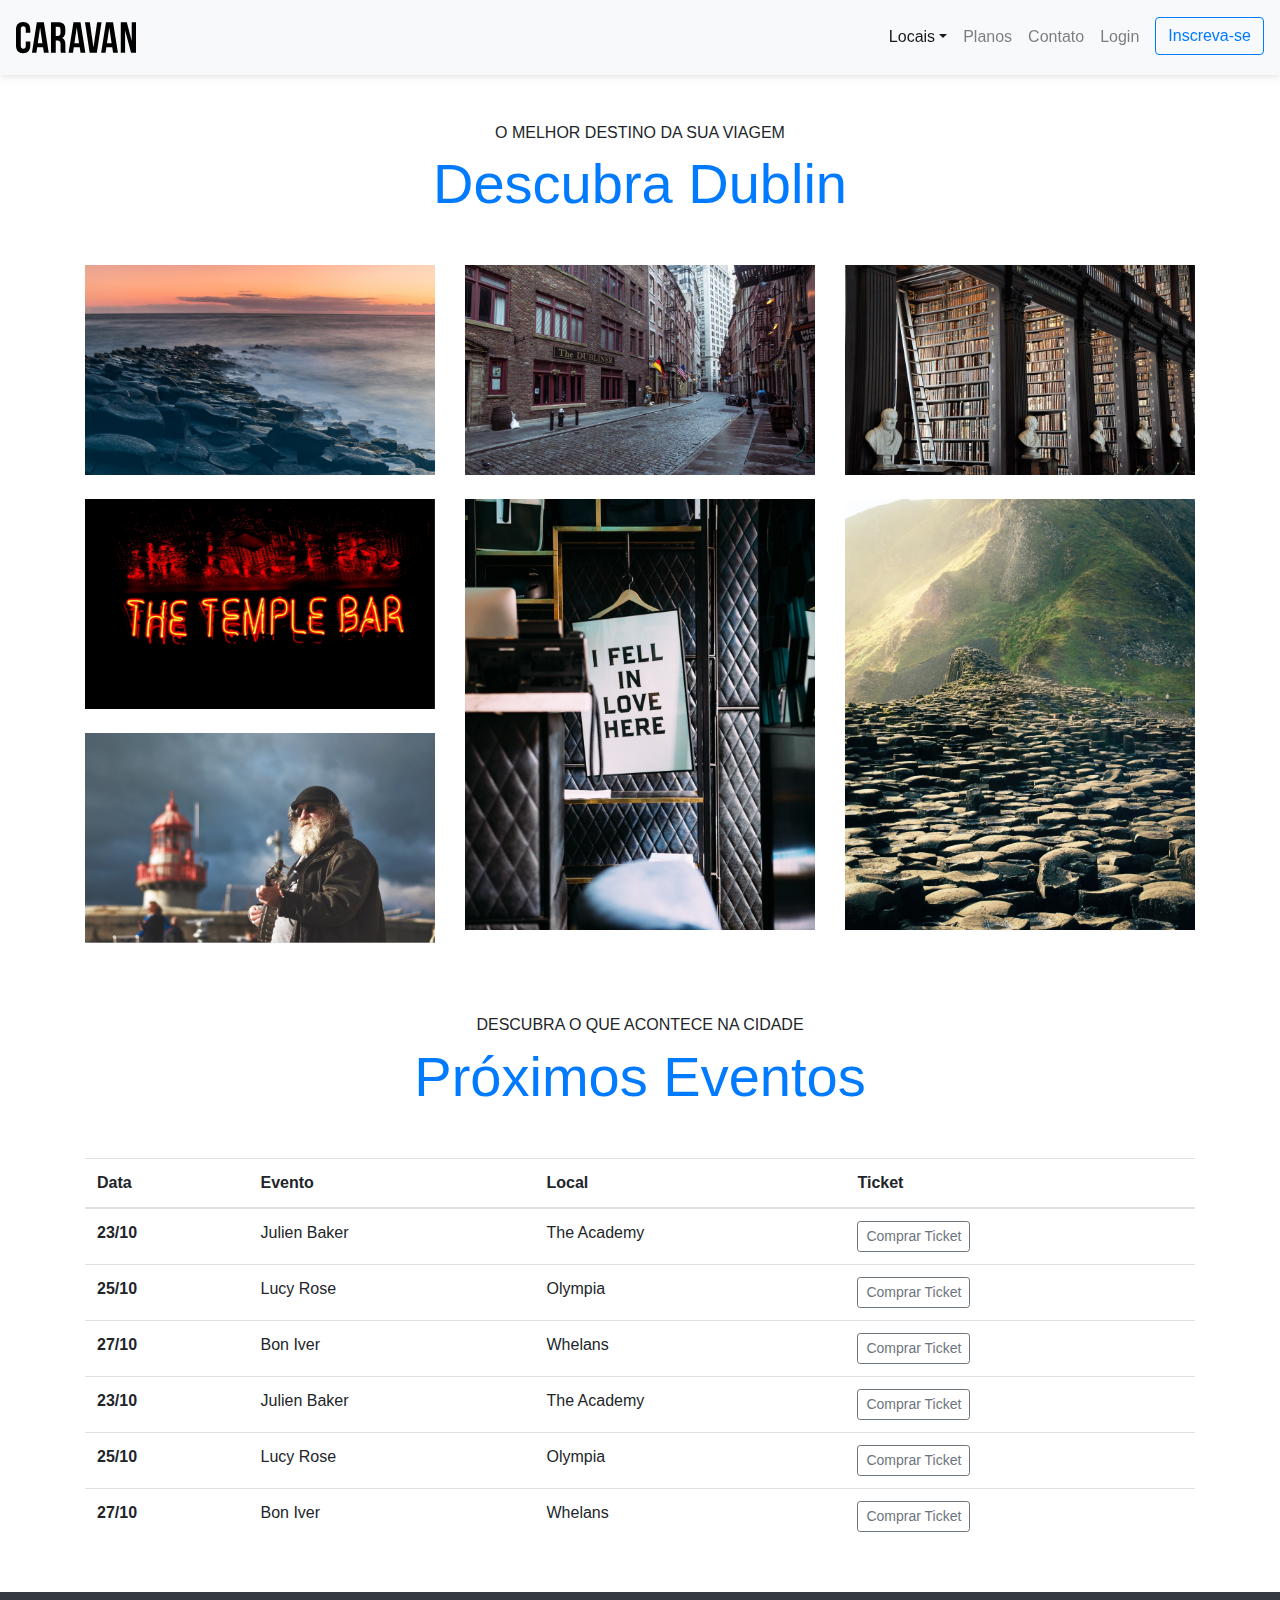
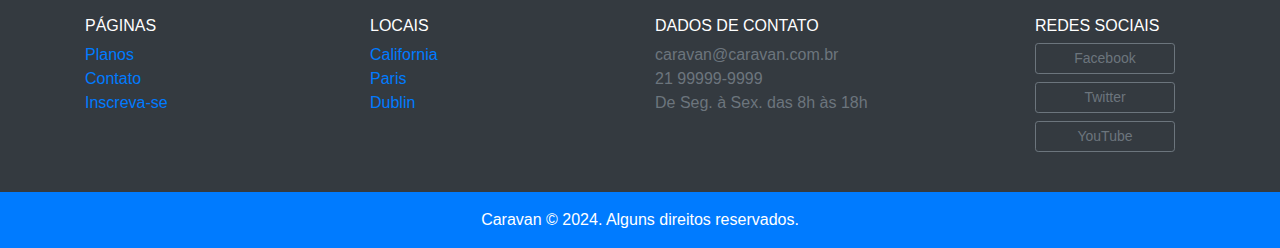
<file: local.html>
<!DOCTYPE html>
<html lang="pt-br">
  <head>
    <meta charset="UTF-8">
    <meta name="viewport" content="width=device-width, initial-scale=1.0, shrink-to-fit=no">
    <link rel="stylesheet" href="./css/bootstrap.css">
    <link rel="stylesheet" href="./css/style.css">
    <title>Caravan - Local</title>
  </head>
  <body>
    <!-- Modal -->
    <div class="modal fade" id="modalLogin" tabindex="-1" aria-labelledby="modalLoginLabel" aria-hidden="true">
      <!-- Dialog -->
      <div class="modal-dialog">
        <div class="modal-content">
          <!-- Modal Header -->
          <div class="modal-header">
            <h5 class="modal-title" id="modalLoginLabel">Entre na sua Conta</h5>

            <button type="button" class="close" data-dismiss="modal" aria-label="Close">
              <span aria-hidden="true">&times;</span>
            </button>
          </div>

          <!-- Modal Body -->
          <div class="modal-body">
            <form action="">
              <div class="form-group">
                <label for="emailInput">E-mail</label>
                <input type="email" class="form-control" id="emailInput" aria-label="E-mail">
              </div>

              <div class="form-group">
                <label for="passwordInput">Senha</label>
                <input type="password" class="form-control" id="passwordInput">
              </div>

              <button type="submit" class="btn btn-primary">Entrar na Conta</button>
              <small class="form-text text-muted">Esqueceu a senha? <a href="#">Clique aqui</a>.</small>
            </form>
          </div>
        </div>
      </div>
    </div>
    <!-- Modal Close -->

    <!-- Nav -->
    <nav class="navbar navbar-expand-md navbar-light bg-light fixed-top py-3 box-shadow">
      <!-- Brand logo -->
      <a href="index.html" class="navbar-brand">
        <img src="./img/caravan.svg" alt="Caravan">
      </a>

      <!-- Toggler -->
      <button class="navbar-toggler" type="button" data-toggle="collapse" data-target="#navbarSupportedContent" aria-controls="navbarSupportedContent" aria-expanded="false" aria-label="Toggle navigation">
        <span class="navbar-toggler-icon"></span>
      </button>

      <div class="collapse navbar-collapse" id="navbarSupportedContent">
        <ul class="navbar-nav ml-auto">
          <!-- Dropdown -->
          <li class="nav-item dropdown">
            <a class="nav-link dropdown-toggle active" href="#" id="dropdownMenuLink" role="button" data-toggle="dropdown" aria-haspopup="true" aria-expanded="false"">Locais</a>

            <div class="dropdown-menu" aria-labelledby="dropdownMenuLink">
              <a class="dropdown-item" href="local.html">California</a>
              <a class="dropdown-item" href="local.html">Paris</a>
              <a class="dropdown-item" href="local.html">Dublin</a>
            </div>
          </li>

          <li class="nav-item">
            <a href="planos.html" class="nav-link">Planos</a>
          </li>

          <li class="nav-item">
            <a href="contato.html" class="nav-link">Contato</a>
          </li>

          <li class="nav-item">
            <a href="#" class="nav-link" data-toggle="modal" data-target="#modalLogin">Login</a>
          </li>

          <!-- Subscribe button -->
          <li class="nav-item">
            <a href="inscricao.html" class="btn btn-outline-primary ml-md-2">Inscreva-se</a>
          </li>
        </ul>
      </div>
    </nav>
    <!-- Nav End -->

    <section class="container">
      <!-- Title -->
      <div class="my-5 text-center">
        <span class="h6 d-block">O MELHOR DESTINO DA SUA VIAGEM</span>
        <h1 class="display-4 text-primary">Descubra Dublin</h1>
      </div>

      <!-- Photos -->
      <div class="row">
        <div class="col-md">
          <img class="img-fluid mb-4" src="./img/local/foto-1.jpg" alt="Foto 1">
          <img class="img-fluid mb-4" src="./img/local/foto-2.jpg" alt="Foto 2">
          <img class="img-fluid mb-4" src="./img/local/foto-3.jpg" alt="Foto 3">
        </div>

        <div class="col-md">
          <img class="img-fluid mb-4" src="./img/local/foto-4.jpg" alt="Foto 4">
          <img class="img-fluid mb-4" src="./img/local/foto-5.jpg" alt="Foto 5">
        </div>

        <div class="col-md">
          <img class="img-fluid mb-4" src="./img/local/foto-6.jpg" alt="Foto 6">
          <img class="img-fluid mb-4" src="./img/local/foto-7.jpg" alt="Foto 7">
        </div>
      </div>
    </section>

    <section class="container">
      <!-- Title -->
      <div class="my-5 text-center">
        <span class="h6 d-block">DESCUBRA O QUE ACONTECE NA CIDADE</span>
        <h1 class="display-4 text-primary">Próximos Eventos</h1>
      </div>

      <!-- Table -->
      <table class="table table-hover table-responsive-md">
        <thead>
          <tr>
            <th scope="col">Data</th>
            <th scope="col">Evento</th>
            <th scope="col">Local</th>
            <th scope="col">Ticket</th>
          </tr>
        </thead>
        <tbody>
          <tr>
            <th scope="row">23/10</th>
            <td>Julien Baker</td>
            <td>The Academy</td>
            <td><a href="#" class="btn btn-sm btn-outline-secondary">Comprar Ticket</a></td>
          </tr>
          <tr>
            <th scope="row">25/10</th>
            <td>Lucy Rose</td>
            <td>Olympia</td>
            <td><a href="#" class="btn btn-sm btn-outline-secondary">Comprar Ticket</a></td>
          </tr>
          <tr>
            <th scope="row">27/10</th>
            <td>Bon Iver</td>
            <td>Whelans</td>
            <td><a href="#" class="btn btn-sm btn-outline-secondary">Comprar Ticket</a></td>
          </tr>
          <tr>
            <th scope="row">23/10</th>
            <td>Julien Baker</td>
            <td>The Academy</td>
            <td><a href="#" class="btn btn-sm btn-outline-secondary">Comprar Ticket</a></td>
          </tr>
          <tr>
            <th scope="row">25/10</th>
            <td>Lucy Rose</td>
            <td>Olympia</td>
            <td><a href="#" class="btn btn-sm btn-outline-secondary">Comprar Ticket</a></td>
          </tr>
          <tr>
            <th scope="row">27/10</th>
            <td>Bon Iver</td>
            <td>Whelans</td>
            <td><a href="#" class="btn btn-sm btn-outline-secondary">Comprar Ticket</a></td>
          </tr>
        </tbody>
      </table>
    </section>

    <!-- Footer -->
    <footer class="bg-dark text-white mt-5">
      <div class="container py-4">
        <div class="row">
          <div class="col-md-3 col-6">
            <h4 class="h6">PÁGINAS</h4>
            <ul class="list-unstyled">
              <li><a href="planos.html">Planos</a></li>
              <li><a href="contato.html">Contato</a></li>
              <li><a href="inscricao.html">Inscreva-se</a></li>
            </ul>
          </div>

          <div class="col-md-3 col-6">
            <h4 class="h6">LOCAIS</h4>
            <ul class="list-unstyled">
              <li><a href="local.html">California</a></li>
              <li><a href="local.html">Paris</a></li>
              <li><a href="local.html">Dublin</a></li>
            </ul>
          </div>

          <div class="col-md-4">
            <h4 class="h6">DADOS DE CONTATO</h4>
            <ul class="list-unstyled text-secondary">
              <li>caravan@caravan.com.br</li>
              <li>21 99999-9999</li>
              <li>De Seg. à Sex. das 8h às 18h</li>
            </ul>
          </div>

          <div class="col-md-2">
            <h4 class="h6">REDES SOCIAIS</h4>
            <ul class="list-unstyled" style="max-width: 140px;">
              <li><a class="btn btn-outline-secondary btn-sm btn-block mb-2" href="#">Facebook</a></li>
              <li><a class="btn btn-outline-secondary btn-sm btn-block mb-2" href="#">Twitter</a></li>
              <li><a class="btn btn-outline-secondary btn-sm btn-block mb-2" href="#">YouTube</a></li>
            </ul>
          </div>
        </div>
      </div>

      <div class="bg-primary py-3 text-center">
        <p class="text-white mb-0">Caravan © 2024. Alguns direitos reservados.</p>
      </div>
    </footer>
    <!-- Footer End -->

    <script type="text/javascript" src="./js/jquery-3.2.1.slim.min.js"></script>
    <script type="text/javascript" src="./js/popper.min.js"></script>
    <script type="text/javascript" src="./js/bootstrap.js"></script>
    <script type="text/javascript" src="./js/app.js"></script>
  </body>
</html>
</file>
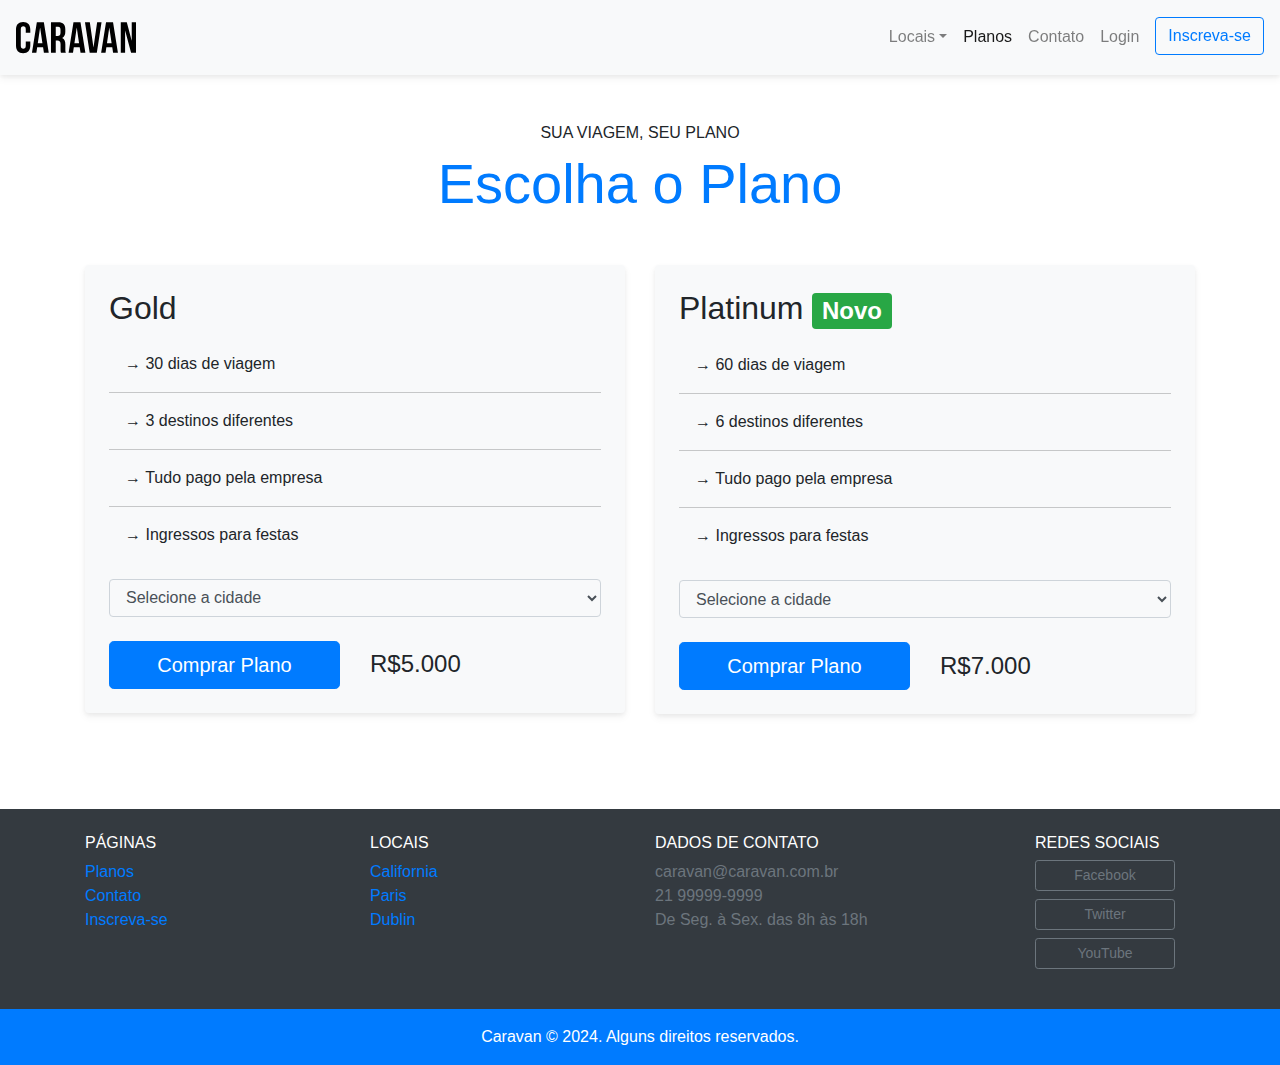
<file: planos.html>
<!DOCTYPE html>
<html lang="pt-br">
  <head>
    <meta charset="UTF-8">
    <meta name="viewport" content="width=device-width, initial-scale=1.0, shrink-to-fit=no">
    <link rel="stylesheet" href="./css/bootstrap.css">
    <link rel="stylesheet" href="./css/style.css">
    <title>Caravan - Planos</title>
  </head>
  <body>
    <!-- Modal -->
    <div class="modal fade" id="modalLogin" tabindex="-1" aria-labelledby="modalLoginLabel" aria-hidden="true">
      <!-- Dialog -->
      <div class="modal-dialog">
        <div class="modal-content">
          <!-- Modal Header -->
          <div class="modal-header">
            <h5 class="modal-title" id="modalLoginLabel">Entre na sua Conta</h5>

            <button type="button" class="close" data-dismiss="modal" aria-label="Close">
              <span aria-hidden="true">&times;</span>
            </button>
          </div>

          <!-- Modal Body -->
          <div class="modal-body">
            <form action="">
              <div class="form-group">
                <label for="emailInput">E-mail</label>
                <input type="email" class="form-control" id="emailInput" aria-label="E-mail">
              </div>

              <div class="form-group">
                <label for="passwordInput">Senha</label>
                <input type="password" class="form-control" id="passwordInput">
              </div>

              <button type="submit" class="btn btn-primary">Entrar na Conta</button>
              <small class="form-text text-muted">Esqueceu a senha? <a href="#">Clique aqui</a>.</small>
            </form>
          </div>
        </div>
      </div>
    </div>
    <!-- Modal End -->

    <!-- Nav -->
    <nav class="navbar navbar-expand-md navbar-light bg-light fixed-top py-3 box-shadow">
      <!-- Brand logo -->
      <a href="index.html" class="navbar-brand">
        <img src="./img/caravan.svg" alt="Caravan">
      </a>

      <!-- Toggler -->
      <button class="navbar-toggler" type="button" data-toggle="collapse" data-target="#navbarSupportedContent" aria-controls="navbarSupportedContent" aria-expanded="false" aria-label="Toggle navigation">
        <span class="navbar-toggler-icon"></span>
      </button>

      <div class="collapse navbar-collapse" id="navbarSupportedContent">
        <ul class="navbar-nav ml-auto">
          <!-- Dropdown -->
          <li class="nav-item dropdown">
            <a class="nav-link dropdown-toggle" href="#" id="dropdownMenuLink" role="button" data-toggle="dropdown" aria-haspopup="true" aria-expanded="false"">Locais</a>

            <div class="dropdown-menu" aria-labelledby="dropdownMenuLink">
              <a class="dropdown-item" href="local.html">California</a>
              <a class="dropdown-item" href="local.html">Paris</a>
              <a class="dropdown-item" href="local.html">Dublin</a>
            </div>
          </li>

          <li class="nav-item">
            <a href="planos.html" class="nav-link active">Planos</a>
          </li>

          <li class="nav-item">
            <a href="contato.html" class="nav-link">Contato</a>
          </li>

          <li class="nav-item">
            <a href="#" class="nav-link" data-toggle="modal" data-target="#modalLogin">Login</a>
          </li>

          <!-- Subscribe button -->
          <li class="nav-item">
            <a href="inscricao.html" class="btn btn-outline-primary ml-md-2">Inscreva-se</a>
          </li>
        </ul>
      </div>
    </nav>
    <!-- Nav End -->

    <section class="container">
      <!-- Title -->
      <div class="my-5 text-center">
        <span class="h6 d-block">SUA VIAGEM, SEU PLANO</span>
        <h1 class="display-4 text-primary">Escolha o Plano</h1>
      </div>

      <!-- Plans -->
      <div class="row">
        <div class="col-md mb-5">
          <div class="bg-light rounded p-4 box-shadow">
            <h2>Gold</h2>

            <ul class="lista-plano list-unstyled">
              <li><span data-toggle="tooltip" data-placement="top" title="Isso mesmo, são 30 dias totais durante a viagem.">→ 30 dias de viagem</span></li>
              <li>→ 3 destinos diferentes</li>
              <li>→ Tudo pago pela empresa</li>
              <li>→ Ingressos para festas</li>
            </ul>

            <form>
              <div class="form-group">
                <select class="form-control bg-light" id="inputCidades">
                  <option>Selecione a cidade</option>
                  <option>California</option>
                  <option>Paris</option>
                  <option>Dublin</option>
                </select>
              </div>
            </form>

            <div class="row mt-4 align-items-center">
              <div class="col">
                <a href="inscricao.html" class="btn btn-block btn-primary btn-lg">Comprar Plano</a>
              </div>

              <div class="col">
                <span class="h4">R$5.000</span>
              </div>
            </div>
          </div>
        </div>

        <div class="col-md">
          <div class="bg-light rounded p-4 box-shadow">
            <h2>Platinum <span class="badge badge-success">Novo</span></h2>

            <ul class="lista-plano list-unstyled">
              <li>→ 60 dias de viagem</li>
              <li>→ 6 destinos diferentes</li>
              <li>→ Tudo pago pela empresa</li>
              <li>→ Ingressos para festas</li>
            </ul>

            <form>
              <div class="form-group">
                <select class="form-control bg-light" id="inputCidades">
                  <option>Selecione a cidade</option>
                  <option>California</option>
                  <option>Paris</option>
                  <option>Dublin</option>
                </select>
              </div>
            </form>

            <div class="row mt-4 align-items-center">
              <div class="col">
                <a href="inscricao.html" class="btn btn-block btn-primary btn-lg">Comprar Plano</a>
              </div>

              <div class="col">
                <span class="h4">R$7.000</span>
              </div>
            </div>
          </div>
        </div>
      </div>
    </section>

    <!-- Footer -->
    <footer class="bg-dark text-white mt-5">
      <div class="container py-4">
        <div class="row">
          <div class="col-md-3 col-6">
            <h4 class="h6">PÁGINAS</h4>
            <ul class="list-unstyled">
              <li><a href="planos.html">Planos</a></li>
              <li><a href="contato.html">Contato</a></li>
              <li><a href="inscricao.html">Inscreva-se</a></li>
            </ul>
          </div>

          <div class="col-md-3 col-6">
            <h4 class="h6">LOCAIS</h4>
            <ul class="list-unstyled">
              <li><a href="local.html">California</a></li>
              <li><a href="local.html">Paris</a></li>
              <li><a href="local.html">Dublin</a></li>
            </ul>
          </div>

          <div class="col-md-4">
            <h4 class="h6">DADOS DE CONTATO</h4>
            <ul class="list-unstyled text-secondary">
              <li>caravan@caravan.com.br</li>
              <li>21 99999-9999</li>
              <li>De Seg. à Sex. das 8h às 18h</li>
            </ul>
          </div>

          <div class="col-md-2">
            <h4 class="h6">REDES SOCIAIS</h4>
            <ul class="list-unstyled" style="max-width: 140px;">
              <li><a class="btn btn-outline-secondary btn-sm btn-block mb-2" href="#">Facebook</a></li>
              <li><a class="btn btn-outline-secondary btn-sm btn-block mb-2" href="#">Twitter</a></li>
              <li><a class="btn btn-outline-secondary btn-sm btn-block mb-2" href="#">YouTube</a></li>
            </ul>
          </div>
        </div>
      </div>

      <div class="bg-primary py-3 text-center">
        <p class="text-white mb-0">Caravan © 2024. Alguns direitos reservados.</p>
      </div>
    </footer>
    <!-- Footer End -->

    <script type="text/javascript" src="./js/jquery-3.2.1.slim.min.js"></script>
    <script type="text/javascript" src="./js/popper.min.js"></script>
    <script type="text/javascript" src="./js/bootstrap.js"></script>
    <script type="text/javascript" src="./js/app.js"></script>
  </body>
</html>
</file>
<file: css/style.css>
body {
  padding-top: 75px;
}

.box-shadow {
  box-shadow: 0 2px 4px 0 rgba(0, 0, 0, .05),
              0 4px 8px 0 rgba(0, 0, 0, .05);
}

#home-quote {
  background: url('../img/bg-quote.jpg') center center;
  background-size: cover;
}

/* Smaller than MD (768px) */
@media (max-width: 767px) {
  #home-quote .display-4 {
    font-size: 2.5rem;
  }

  /* Unfixing Header */
  body {
    padding: 0px;
  }

  .fixed-top {
    position: relative;
  }
}

/* Don't style the first item */
.lista-plano li + li {
  border-top: 1px solid rgba(0, 0, 0 ,.2);
}

.lista-plano li {
  padding: 1rem;
}
</file>
